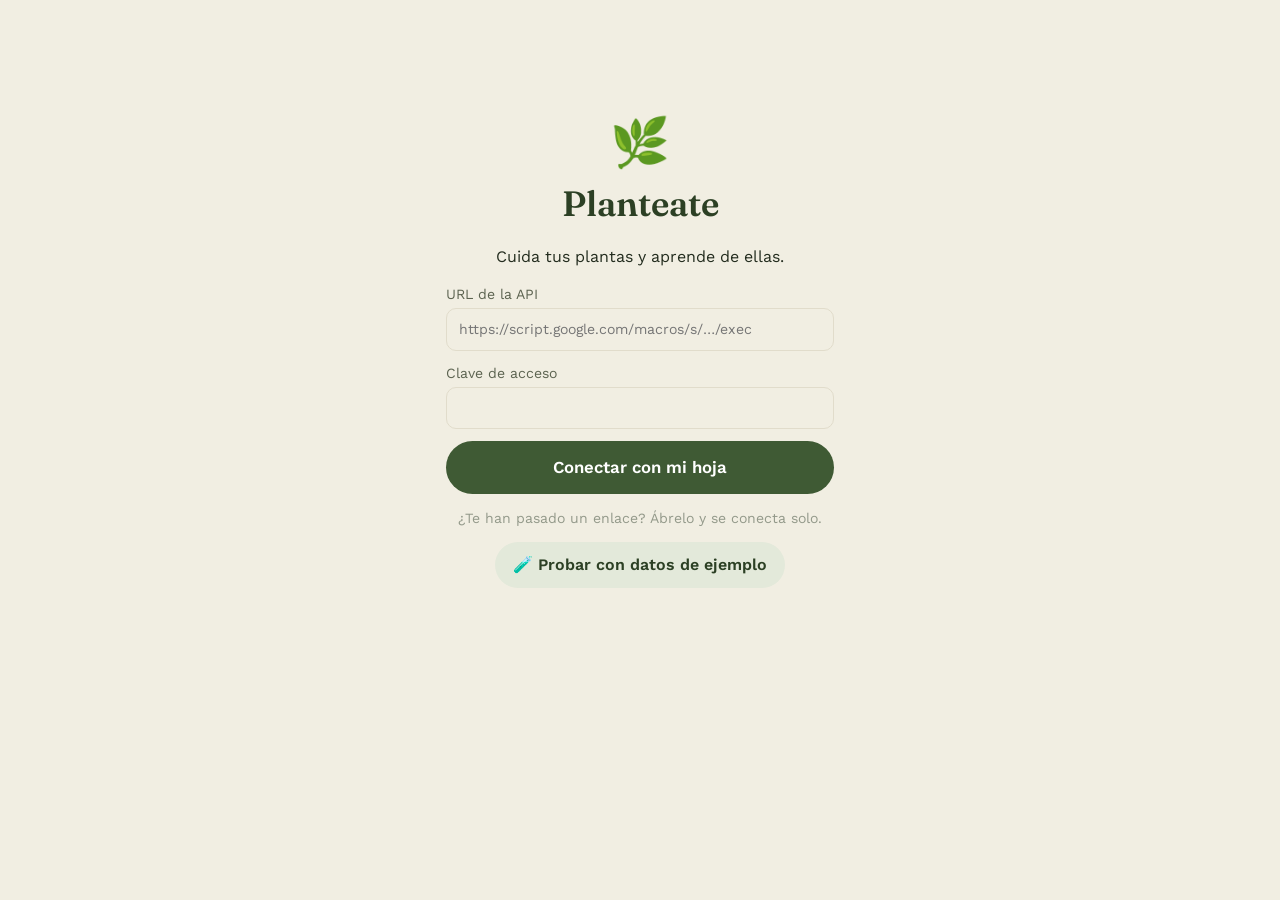
<file: index.html>
<!DOCTYPE html>
<html lang="es">
<head>
  <meta charset="utf-8">
  <meta name="viewport" content="width=device-width, initial-scale=1, viewport-fit=cover">
  <!-- CSP: solo archivos propios; datos solo a Apps Script y Wikipedia; fotos de Drive/Wikimedia. -->
  <meta http-equiv="Content-Security-Policy" content="default-src 'none'; script-src 'self'; style-src 'self'; font-src 'self'; img-src 'self' blob: data: https://lh3.googleusercontent.com https://*.wikimedia.org; connect-src 'self' https://script.google.com https://script.googleusercontent.com https://es.wikipedia.org; manifest-src 'self'; worker-src 'self'; object-src 'none'; base-uri 'none'; form-action 'none'; upgrade-insecure-requests">
  <meta name="referrer" content="no-referrer">
  <title>Planteate</title>
  <meta name="description" content="Cuida tus plantas y aprende de ellas.">
  <meta name="theme-color" content="#3F5A34">
  <link rel="manifest" href="manifest.webmanifest">
  <link rel="icon" href="icons/icon.svg" type="image/svg+xml">
  <link rel="apple-touch-icon" href="icons/icon-192.png">
  <meta name="apple-mobile-web-app-capable" content="yes">
  <meta name="apple-mobile-web-app-status-bar-style" content="default">
  <link rel="stylesheet" href="css/styles.css">
</head>
<body>
  <div id="app"><main class="contenido bienvenida"><div class="brote"></div><p>Abriendo el invernadero…</p></main></div>
  <noscript>Planteate necesita JavaScript.</noscript>
  <script type="module" src="js/app.js"></script>
</body>
</html>
</file>
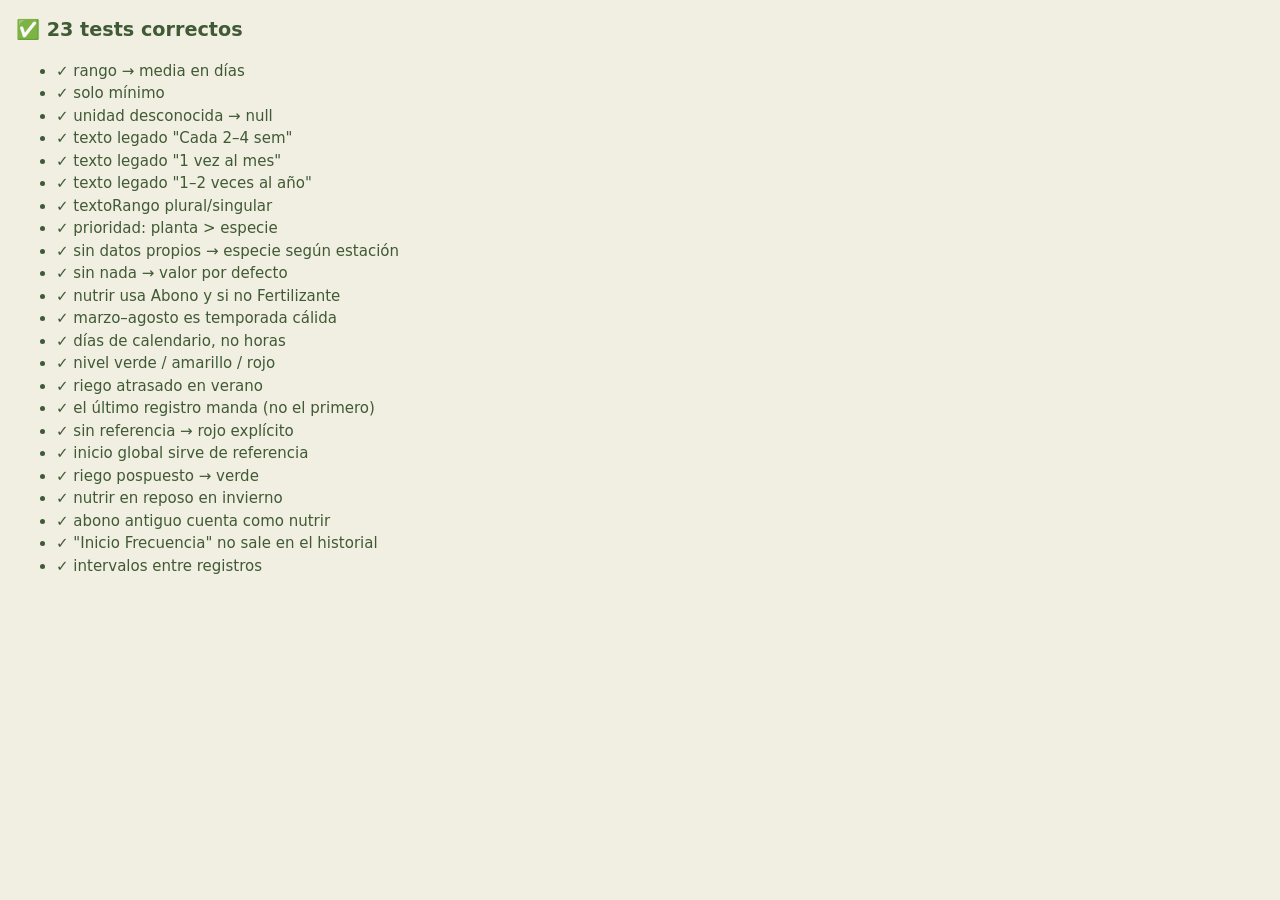
<file: tests/index.html>
<!DOCTYPE html>
<html lang="es">
<head>
  <meta charset="utf-8">
  <meta name="viewport" content="width=device-width, initial-scale=1">
  <title>Planteate · tests</title>
  <style>
    body { font: 15px/1.5 system-ui, sans-serif; margin: 16px; background: #F1EEE2; color: #232C1E; }
    .ok { color: #3F5A34; } .ko { color: #B5532A; font-weight: 600; }
    #resumen { font-size: 1.2rem; font-weight: 700; margin-bottom: 12px; }
    @media (prefers-color-scheme: dark) { body { background: #171C14; color: #ECEDE4; } .ok { color: #8DB477; } }
  </style>
</head>
<body>
  <div id="resumen">Ejecutando…</div>
  <ul id="lista"></ul>
  <script type="module">
    // Tests de las reglas de cuidado. Abrir en el navegador: /tests/
    import * as C from '../js/cuidados.js';

    const resultados = [];
    const test = (nombre, fn) => { try { fn(); resultados.push([true, nombre]); } catch (e) { resultados.push([false, nombre + ' → ' + e.message]); } };
    const igual = (a, b) => { if (JSON.stringify(a) !== JSON.stringify(b)) throw new Error(`esperaba ${JSON.stringify(b)}, salió ${JSON.stringify(a)}`); };
    const dia = (s) => new Date(s + 'T10:00:00');
    const hace = (n, desde) => new Date(desde.getTime() - n * 86400000).toISOString();

    const especie = { riego: { cv: { min: 4, max: 6, unidad: 'dia' }, oi: { min: 8, max: 10, unidad: 'dia' } }, nutrir: { min: 1, max: 1, unidad: 'mes' }, trasplante: { min: 1, max: 2, unidad: 'año' } };
    const JULIO = dia('2026-07-15'), ENERO = dia('2026-01-15');

    // --- Frecuencias
    test('rango → media en días', () => igual(C.rangoADias({ min: 2, max: 4, unidad: 'semana' }), 21));
    test('solo mínimo', () => igual(C.rangoADias({ min: 3, unidad: 'dia' }), 3));
    test('unidad desconocida → null', () => igual(C.rangoADias({ min: 3, unidad: 'quincena' }), null));
    test('texto legado "Cada 2–4 sem"', () => igual(C.parseTexto('Cada 2–4 sem'), 21));
    test('texto legado "1 vez al mes"', () => igual(C.parseTexto('1 vez al mes'), 30));
    test('texto legado "1–2 veces al año"', () => igual(Math.round(C.parseTexto('1–2 veces al año')), 243));
    test('textoRango plural/singular', () => { igual(C.textoRango({ min: 1, max: 1, unidad: 'mes' }), 'cada 1 mes'); igual(C.textoRango({ min: 2, max: 3, unidad: 'semana' }), 'cada 2–3 semanas'); });

    test('prioridad: planta > especie', () => {
      const p = { 'Riego - intervalo mín (prim/verano)': 2, 'Riego - intervalo máx (prim/verano)': 2, 'Riego - unidad (prim/verano)': 'dia' };
      igual(C.frecuencia(p, especie, 'riego', JULIO).fuente, 'planta');
      igual(C.frecuencia(p, especie, 'riego', JULIO).dias, 2);
    });
    test('sin datos propios → especie según estación', () => {
      igual(C.frecuencia({}, especie, 'riego', JULIO).dias, 5);
      igual(C.frecuencia({}, especie, 'riego', ENERO).dias, 9);
    });
    test('sin nada → valor por defecto', () => igual(C.frecuencia({}, null, 'riego', JULIO), { dias: 7, rango: null, fuente: 'defecto' }));
    test('nutrir usa Abono y si no Fertilizante', () => {
      igual(C.frecuencia({ 'Fertilizante - intervalo mín': 2, 'Fertilizante - unidad': 'semana' }, null, 'nutrir', JULIO).dias, 14);
    });

    // --- Estaciones
    test('marzo–agosto es temporada cálida', () => { igual(C.esTemporadaCalida(dia('2026-03-01')), true); igual(C.esTemporadaCalida(dia('2026-09-01')), false); });
    test('días de calendario, no horas', () => igual(C.diasEntre(new Date('2026-09-24T23:50:00'), new Date('2026-09-25T00:10:00')), 1));

    // --- Niveles
    test('nivel verde / amarillo / rojo', () => { igual(C.nivel(1, 9), 'verde'); igual(C.nivel(6, 9), 'amarillo'); igual(C.nivel(10, 9), 'rojo'); });

    // --- Estado completo
    const acc = (tipo, dias, desde, persona = 'Persona 1') => ({ logId: Math.random(), plantaId: 'p', tipoAccion: tipo, timestamp: hace(dias, desde), persona });
    test('riego atrasado en verano', () => {
      const e = C.estadoPlanta({}, especie, { riego: [acc('riego', 8, JULIO)], nutrir: [], trasplante: [] }, null, JULIO);
      igual([e.riego.nivel, e.riego.diasRestantes, e.color], ['rojo', -3, 'rojo']);
    });
    test('el último registro manda (no el primero)', () => {
      const e = C.estadoPlanta({}, especie, { riego: [acc('riego', 20, JULIO), acc('riego', 1, JULIO)], nutrir: [], trasplante: [] }, null, JULIO);
      igual(e.riego.nivel, 'verde');
    });
    test('sin referencia → rojo explícito', () => {
      const e = C.estadoPlanta({}, especie, null, null, JULIO);
      igual([e.riego.nivel, e.riego.sinReferencia, C.textoEstado(e.riego)], ['rojo', true, '⚠️ Sin fecha de referencia']);
    });
    test('inicio global sirve de referencia', () => {
      const e = C.estadoPlanta({}, especie, null, hace(1, JULIO), JULIO);
      igual(e.riego.sinReferencia, false);
    });
    test('riego pospuesto → verde', () => {
      const p = { RiegoPospuestoHasta: new Date(JULIO.getTime() + 2 * 86400000).toISOString() };
      const e = C.estadoPlanta(p, especie, { riego: [acc('riego', 30, JULIO)], nutrir: [], trasplante: [] }, null, JULIO);
      igual([e.riego.nivel, !!e.riego.pospuestoHasta], ['verde', true]);
    });
    test('nutrir en reposo en invierno', () => {
      const e = C.estadoPlanta({}, especie, { riego: [], nutrir: [acc('abono', 200, ENERO)], trasplante: [] }, null, ENERO);
      igual([e.nutrir.nivel, e.nutrir.reposo], ['verde', true]);
    });
    test('abono antiguo cuenta como nutrir', () => {
      igual(C.tipoV5('abono'), 'nutrir'); igual(C.tipoV5('fertilizante'), 'nutrir'); igual(C.tipoV5('observacion'), null);
    });
    test('"Inicio Frecuencia" no sale en el historial', () => {
      const h = C.historialPorTipo([acc('riego', 3, JULIO), { ...acc('riego', 9, JULIO), persona: 'Inicio Frecuencia' }], 'p');
      igual(h.riego.length, 1);
    });
    test('intervalos entre registros', () => {
      const h = C.historialPorTipo([acc('riego', 10, JULIO), acc('riego', 6, JULIO), acc('riego', 1, JULIO)], 'p');
      igual(C.intervalos(h.riego).map((x) => x.dias), [4, 5]);
    });

    const fallos = resultados.filter((r) => !r[0]).length;
    document.getElementById('resumen').textContent = fallos ? `❌ ${fallos} de ${resultados.length} fallan` : `✅ ${resultados.length} tests correctos`;
    document.getElementById('resumen').className = fallos ? 'ko' : 'ok';
    document.getElementById('lista').innerHTML = resultados.map(([ok, n]) => `<li class="${ok ? 'ok' : 'ko'}">${ok ? '✓' : '✗'} ${n}</li>`).join('');
    window.resultadoTests = { total: resultados.length, fallos };
  </script>
</body>
</html>
</file>
<file: css/styles.css>
/* Fuentes servidas desde la propia app (licencia SIL OFL): ninguna visita se envía a terceros. */
@font-face { font-family: 'Fraunces'; font-style: normal; font-weight: 500 600; font-display: swap; src: url(../fonts/fraunces.woff2) format('woff2'); }
@font-face { font-family: 'Work Sans'; font-style: normal; font-weight: 400 600; font-display: swap; src: url(../fonts/work-sans.woff2) format('woff2'); }
/* PLANTEATE 5.0 — estilos */
:root {
  --bg: #F1EEE2; --card: #FBFAF5; --ink: #232C1E; --ink-soft: #5C6350; --ink-faint: #93998A;
  --moss: #3F5A34; --moss-dark: #2C4024; --moss-pale: #E3E9DA; --line: #E1DCCB;
  --verde: #5E8C4A; --ambar: #C9952F; --rojo: #B5532A;
  --shadow: 0 2px 10px rgba(35,44,30,.08); --r: 14px;
  --display: 'Fraunces', Georgia, serif; --body: 'Work Sans', system-ui, -apple-system, sans-serif;
  --safe-b: env(safe-area-inset-bottom, 0px); --safe-t: env(safe-area-inset-top, 0px);
  color-scheme: light;
}
@media (prefers-color-scheme: dark) {
  :root {
    --bg: #171C14; --card: #222A1D; --ink: #ECEDE4; --ink-soft: #B6BCA9; --ink-faint: #828A77;
    --moss: #8DB477; --moss-dark: #B5D3A2; --moss-pale: #2E3A27; --line: #323C2B;
    --verde: #7FB067; --ambar: #E0B04F; --rojo: #E07A50; --shadow: 0 2px 10px rgba(0,0,0,.3);
    color-scheme: dark;
  }
}
* { box-sizing: border-box; }
html, body { margin: 0; background: var(--bg); color: var(--ink); font: 16px/1.45 var(--body); -webkit-tap-highlight-color: transparent; }
body { min-height: 100vh; padding-top: var(--safe-t); }
h1, h2, h3 { font-family: var(--display); font-weight: 600; margin: 0; }
h3 { font-size: 1.02rem; margin: 14px 0 6px; }
a { color: var(--moss); }
button, input, select, textarea { font: inherit; color: inherit; }
button { cursor: pointer; border: 0; background: none; }
.contenido { max-width: 760px; margin: 0 auto; padding: 0 16px calc(96px + var(--safe-b)); }
.nota { color: var(--ink-faint); font-size: .88rem; }
.centro { text-align: center; }
.sub { color: var(--ink-soft); font-size: .88rem; }

/* Botones */
.btn { background: var(--moss); color: #fff; border-radius: 999px; padding: 11px 18px; font-weight: 600; display: inline-flex; gap: 6px; align-items: center; justify-content: center; text-decoration: none; }
@media (prefers-color-scheme: dark) { .btn { color: #13180F; } }
.btn.claro { background: var(--moss-pale); color: var(--moss-dark); }
.btn.peq { padding: 8px 14px; font-size: .9rem; }
.btn.grande { padding: 14px 22px; font-size: 1.05rem; }
.btn.peligro { color: var(--rojo); }
.btn:disabled { opacity: .45; }
.btn:active, .chip:active, .tarjeta:active { transform: scale(.97); }
.btn-icono { width: 40px; height: 40px; border-radius: 50%; font-size: 1.2rem; display: inline-grid; place-items: center; }
.btn-icono.peq { width: 30px; height: 30px; font-size: .9rem; }

/* Barra superior */
.barra { position: sticky; top: 0; z-index: 10; display: flex; align-items: center; gap: 6px; padding: 8px 10px; background: color-mix(in srgb, var(--bg) 92%, transparent); backdrop-filter: blur(8px); }
.barra-titulo { flex: 1; font-size: 1.15rem; white-space: nowrap; overflow: hidden; text-overflow: ellipsis; }
.portada-cab { display: flex; justify-content: space-between; align-items: center; padding: 18px 0 10px; }
.portada-cab h1 { font-size: 1.7rem; color: var(--moss-dark); }

.sync { display: inline-flex; align-items: center; gap: 6px; font-size: .8rem; padding: 6px 10px; border-radius: 999px; background: var(--card); color: var(--ink-soft); box-shadow: var(--shadow); }
.sync .punto { width: 8px; height: 8px; border-radius: 50%; background: var(--verde); }
.sync-enviando .punto { background: var(--ambar); animation: latir 1s infinite; }
.sync-error .punto { background: var(--rojo); }
.sync-offline .punto { background: var(--ink-faint); }
.sync-demo { background: var(--moss-pale); color: var(--moss-dark); }
@keyframes latir { 50% { opacity: .3; } }

/* Navegación inferior */
.nav { position: fixed; left: 0; right: 0; bottom: 0; z-index: 20; display: flex; justify-content: space-around; background: var(--card); border-top: 1px solid var(--line); padding: 6px 0 calc(6px + var(--safe-b)); }
.nav-item { flex: 1; max-width: 140px; display: flex; flex-direction: column; align-items: center; gap: 2px; font-size: .72rem; color: var(--ink-faint); text-decoration: none; }
.nav-ic { font-size: 1.25rem; width: 32px; height: 32px; display: grid; place-items: center; border-radius: 50%; }
.nav-item.activa { color: var(--moss-dark); font-weight: 600; }
.nav-item.activa .nav-ic { background: var(--moss-pale); }
.fab { position: fixed; right: 18px; bottom: calc(78px + var(--safe-b)); z-index: 15; width: 56px; height: 56px; border-radius: 18px; background: var(--moss); color: #fff; font-size: 2rem; box-shadow: 0 6px 18px rgba(0,0,0,.25); }
@media (min-width: 800px) { .fab { right: calc(50% - 360px); } }

/* Chips */
.chips { display: flex; flex-wrap: wrap; gap: 8px; margin: 8px 0; }
.chip { padding: 7px 12px; border-radius: 999px; background: var(--card); border: 1px solid var(--line); font-size: .88rem; }
.chip b { margin-left: 2px; }
.chip.on { background: var(--moss); color: #fff; border-color: var(--moss); }
@media (prefers-color-scheme: dark) { .chip.on, .fab { color: #13180F; } }

.consejo { display: flex; gap: 10px; align-items: flex-start; background: var(--moss-pale); color: var(--moss-dark); border-radius: var(--r); padding: 12px 14px; margin: 4px 0 8px; font-size: .92rem; }
.consejo > div { flex: 1; }

/* Rejilla de plantas */
.rejilla { display: grid; grid-template-columns: repeat(auto-fill, minmax(155px, 1fr)); gap: 12px; margin-top: 6px; }
.tarjeta { background: var(--card); border-radius: var(--r); overflow: hidden; box-shadow: var(--shadow); border-top: 4px solid var(--verde); cursor: pointer; transition: transform .1s; }
.borde-amarillo { border-top-color: var(--ambar); }
.borde-rojo { border-top-color: var(--rojo); }
.tarjeta.marcada { outline: 3px solid var(--moss); }
.tarjeta-foto { position: relative; aspect-ratio: 4/3; background: var(--moss-pale); display: grid; place-items: center; }
.tarjeta-foto img { width: 100%; height: 100%; object-fit: cover; position: absolute; inset: 0; }
.sin-foto { font-size: 2.2rem; }
.esquina { position: absolute; top: 6px; right: 6px; background: var(--card); border-radius: 999px; padding: 1px 6px; font-size: .85rem; }
.check { position: absolute; top: 6px; left: 6px; width: 26px; height: 26px; border-radius: 50%; background: var(--card); border: 2px solid var(--moss); display: grid; place-items: center; font-weight: 700; color: var(--moss); }
.regar-rapido { position: absolute; bottom: 6px; right: 6px; width: 40px; height: 40px; border-radius: 50%; background: var(--card); box-shadow: var(--shadow); font-size: 1.15rem; }
.tarjeta-info { padding: 9px 11px 11px; }
.tarjeta-nombre { font-weight: 600; line-height: 1.2; }
.tarjeta-esp { font-size: .78rem; color: var(--ink-faint); white-space: nowrap; overflow: hidden; text-overflow: ellipsis; }
.tarjeta-estado { font-size: .82rem; margin-top: 4px; font-weight: 500; }
.pend { color: var(--ambar); }
.nivel-verde { color: var(--verde); } .nivel-amarillo { color: var(--ambar); } .nivel-rojo { color: var(--rojo); }

.barra-seleccion { position: sticky; top: 0; z-index: 12; display: flex; flex-wrap: wrap; align-items: center; gap: 6px; background: var(--card); padding: 10px; border-radius: var(--r); box-shadow: var(--shadow); margin-bottom: 8px; }
.barra-seleccion span { font-weight: 600; margin-right: auto; }

.vacio { text-align: center; padding: 40px 10px; color: var(--ink-soft); }
.vacio-ic { font-size: 3rem; }

/* Ficha */
.hero { margin: 0 -16px; height: 240px; background: var(--moss-pale); display: grid; place-items: center; color: var(--moss-dark); cursor: pointer; overflow: hidden; }
.hero img { width: 100%; height: 100%; object-fit: cover; }
@media (min-width: 760px) { .hero { margin: 0; border-radius: var(--r); } }
.ficha-cab { padding: 14px 0 6px; }
.ficha-cab h2 { font-size: 1.6rem; }
.acciones-principales { display: grid; grid-template-columns: 1.4fr 1fr; gap: 8px; margin: 8px 0; }
.acciones-sec { display: flex; flex-wrap: wrap; gap: 8px; margin: 8px 0; }
.estados { background: var(--card); border-radius: var(--r); box-shadow: var(--shadow); margin: 12px 0; }
.estado-fila { border-bottom: 1px solid var(--line); }
.estado-fila:last-child { border: 0; }
.estado-fila summary { list-style: none; display: flex; align-items: center; gap: 10px; padding: 12px 14px; cursor: pointer; }
.estado-fila summary::-webkit-details-marker { display: none; }
.estado-ic { font-size: 1.2rem; }
.estado-txt { flex: 1; font-weight: 600; }
.porque { font-size: .78rem; color: var(--ink-faint); text-decoration: underline dotted; }
.estado-fila p { margin: 0; padding: 0 14px 12px 46px; color: var(--ink-soft); font-size: .92rem; }
.sellos { display: flex; gap: 6px; overflow-x: auto; padding: 4px 0 10px; }
.sello { flex: 0 0 auto; width: 48px; text-align: center; background: var(--card); border-radius: 10px; padding: 5px 0; box-shadow: var(--shadow); font-size: .7rem; display: flex; flex-direction: column; }
.sello b { font-size: 1rem; font-family: var(--display); }
.sello i { font-style: normal; color: var(--moss); font-weight: 600; }

.tabs { display: flex; gap: 4px; border-bottom: 1px solid var(--line); margin-top: 6px; overflow-x: auto; }
.tab { padding: 10px 12px; color: var(--ink-faint); border-bottom: 3px solid transparent; white-space: nowrap; font-weight: 500; }
.tab.on { color: var(--moss-dark); border-bottom-color: var(--moss); }
.tarjeta-bloque { background: var(--card); border-radius: var(--r); box-shadow: var(--shadow); padding: 4px 14px 14px; margin: 12px 0; }
.dato { display: grid; grid-template-columns: 9.5em 1fr; gap: 8px; padding: 7px 0; border-bottom: 1px dashed var(--line); font-size: .93rem; }
.dato:last-child { border-bottom: 0; }
.dato > span { color: var(--ink-faint); }
.dato small { color: var(--ink-faint); }
.dato.aviso div { color: var(--rojo); font-weight: 500; }
.pie-ficha { text-align: center; margin: 20px 0; }
textarea, input, select { width: 100%; border: 1px solid var(--line); background: var(--bg); border-radius: 10px; padding: 10px 12px; margin: 4px 0 8px; }
.aprender p, .aprender li { color: var(--ink-soft); }
.aprender ul { padding-left: 20px; margin: 4px 0; }
.esp-cab { display: flex; flex-direction: column; padding-top: 10px; }
.esp-cab i { color: var(--ink-faint); font-size: .88rem; }
.wiki-img { float: right; width: 110px; height: 110px; object-fit: cover; border-radius: 10px; margin: 0 0 8px 10px; }
.insight { background: var(--moss-pale); color: var(--moss-dark); border-radius: 10px; padding: 10px 12px; font-size: .92rem; }

.grafico { width: 100%; height: auto; margin-top: 6px; }
.g-num { font-size: 9px; fill: var(--ink-soft); text-anchor: middle; }
.g-fecha { font-size: 8px; fill: var(--ink-faint); text-anchor: middle; }
.g-obj { stroke: var(--ink-soft); stroke-dasharray: 5 4; stroke-width: 1.2; }
.leyenda { display: flex; flex-wrap: wrap; gap: 10px; font-size: .75rem; color: var(--ink-faint); }
.leyenda span::before { content: '■ '; }
.l-verde::before { color: var(--verde); } .l-ambar::before { color: var(--ambar); } .l-rojo::before { color: var(--rojo); }
.leyenda span:last-child::before { content: ''; }

.eventos { list-style: none; padding: 0; margin: 0; }
.eventos li { display: flex; gap: 10px; padding: 8px 0; border-bottom: 1px dashed var(--line); font-size: .9rem; }
.ev-ic { width: 24px; text-align: center; }
.ev-det { color: var(--ink-soft); }

.fotos { display: grid; grid-template-columns: repeat(auto-fill, minmax(120px, 1fr)); gap: 8px; margin-top: 10px; }
.foto-mini { position: relative; }
.foto-mini img { width: 100%; aspect-ratio: 1; object-fit: cover; border-radius: 10px; cursor: pointer; }
.foto-mini span { font-size: .72rem; color: var(--ink-faint); }
.foto-mini button { position: absolute; top: 4px; right: 4px; background: var(--card); }
.foto-grande { width: 100%; max-height: 75vh; object-fit: contain; border-radius: 10px; margin-bottom: 10px; }
.diag p { margin: 6px 0; white-space: pre-wrap; }

/* Listas */
.lista { list-style: none; padding: 0; margin: 0; background: var(--card); border-radius: var(--r); box-shadow: var(--shadow); }
.lista li { display: flex; justify-content: space-between; align-items: center; gap: 10px; padding: 12px 14px; border-bottom: 1px solid var(--line); cursor: pointer; }
.lista li:last-child { border: 0; }
.cal-grupo { margin: 18px 0 8px; }
.cal-der { text-align: right; font-weight: 600; display: flex; flex-direction: column; font-size: .9rem; }
.cal-der small { font-weight: 400; font-size: .75rem; }
.glosario details { background: var(--card); border-radius: 10px; margin: 6px 0; padding: 10px 14px; box-shadow: var(--shadow); }
.glosario summary { font-weight: 600; cursor: pointer; }
.glosario p { margin: 6px 0 0; color: var(--ink-soft); }

/* Formularios */
.formulario { display: flex; flex-direction: column; gap: 4px; margin: 12px 0; }
.formulario label { font-size: .88rem; color: var(--ink-soft); }
.formulario fieldset { border: 1px solid var(--line); border-radius: 10px; padding: 6px 10px; margin: 4px 0; }
.formulario legend { font-size: .9rem; font-weight: 600; padding: 0 4px; }
.formulario small { color: var(--ink-faint); }
.formulario details { margin: 8px 0; }
.formulario summary { cursor: pointer; color: var(--moss); font-weight: 600; padding: 6px 0; }
.dos { display: grid; grid-template-columns: 1fr 1fr; gap: 10px; }
.tres { display: grid; grid-template-columns: 1fr 1fr 1.3fr; gap: 8px; }
.candidatos { display: flex; flex-direction: column; gap: 6px; }
.candidato { text-align: left; background: var(--card); border: 1px solid var(--line); border-radius: 10px; padding: 10px; display: flex; flex-direction: column; }
.candidato span { color: var(--ink-faint); font-size: .85rem; }
.bienvenida { text-align: center; padding-top: 12vh; max-width: 420px; }
.bienvenida h1 { font-size: 2.2rem; color: var(--moss-dark); }
.bienvenida .formulario { text-align: left; }
.brote { width: 34px; height: 34px; margin: 0 auto; border-radius: 50%; border: 3px solid var(--moss-pale); border-top-color: var(--moss); animation: girar .9s linear infinite; }
@keyframes girar { to { transform: rotate(360deg); } }

/* Modal y aviso */
.modal-fondo { position: fixed; inset: 0; z-index: 50; background: rgba(20,25,15,.45); display: flex; align-items: flex-end; justify-content: center; }
.modal { background: var(--card); width: 100%; max-width: 520px; border-radius: 20px 20px 0 0; padding: 20px 18px calc(20px + var(--safe-b)); max-height: 90vh; overflow: auto; animation: subir .2s ease-out; }
@media (min-width: 600px) { .modal-fondo { align-items: center; } .modal { border-radius: 20px; } }
@keyframes subir { from { transform: translateY(30px); opacity: 0; } }
.toast { position: fixed; left: 50%; transform: translateX(-50%); bottom: calc(84px + var(--safe-b)); z-index: 60; width: min(92vw, 460px); background: var(--ink); color: var(--bg); border-radius: 14px; padding: 12px 16px; box-shadow: 0 8px 24px rgba(0,0,0,.3); transition: opacity .3s; font-size: .93rem; }
.toast.fuera { opacity: 0; }
.toast-pista { margin-top: 6px; opacity: .85; font-size: .88rem; }

/* V5.1 */
img.cargando { background: linear-gradient(90deg, var(--moss-pale), var(--card), var(--moss-pale)); background-size: 200% 100%; animation: brillo 1.2s infinite; }
@keyframes brillo { to { background-position: -200% 0; } }
.toast-fila { display: flex; align-items: center; gap: 12px; }
.toast-fila > div { flex: 1; }
.toast-btn { color: var(--moss-pale); font-weight: 700; text-transform: uppercase; font-size: .82rem; letter-spacing: .03em; padding: 6px 4px; }
@media (prefers-color-scheme: dark) { .toast-btn { color: var(--moss); } }
.aprende-banda { width: 100%; display: flex; align-items: center; gap: 12px; text-align: left; background: var(--moss-pale); color: var(--moss-dark); border-radius: var(--r); padding: 12px 14px; margin: 4px 0 10px; }
.aprende-banda > span:first-child { font-size: 1.6rem; }
.aprende-banda div { flex: 1; display: flex; flex-direction: column; }
.aprende-banda small { color: var(--ink-soft); display: -webkit-box; -webkit-line-clamp: 2; -webkit-box-orient: vertical; overflow: hidden; }
.aprende-banda.aviso { background: color-mix(in srgb, var(--ambar) 18%, var(--card)); }
.grupo-cab { display: flex; align-items: baseline; gap: 10px; margin: 18px 0 6px; flex-wrap: wrap; }
.grupo-cab h3 { margin: 0; }
.grupo-cab .chip { margin-left: auto; }
.comparar-par { display: grid; grid-template-columns: 1fr 1fr; gap: 8px; }
.comparar-par img { width: 100%; aspect-ratio: 3/4; object-fit: cover; border-radius: 10px; background: var(--moss-pale); }
.comparar-par select { margin-top: 4px; }
.etiqueta-ia { display: inline-block; margin-top: 6px; font-size: .75rem; background: color-mix(in srgb, var(--ambar) 20%, var(--card)); color: var(--ink-soft); border-radius: 999px; padding: 2px 10px; width: fit-content; }
.respuesta { background: var(--moss-pale); color: var(--ink); border-radius: 12px; padding: 12px 14px; margin-top: 10px; line-height: 1.5; }
code { background: var(--moss-pale); padding: 1px 6px; border-radius: 6px; font-size: .88em; }
</file>
